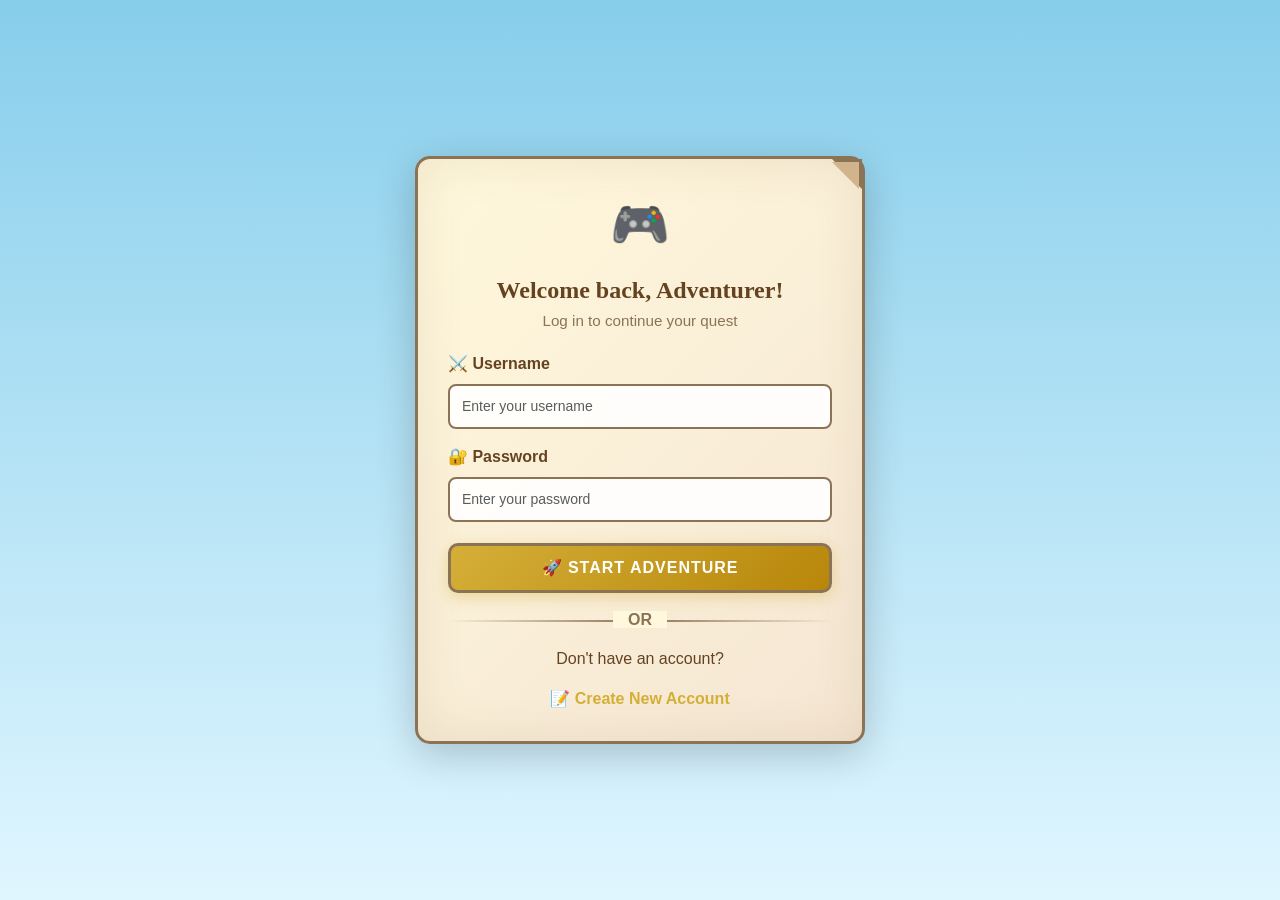
<file: frontend/index.html>
<!DOCTYPE html>
<html lang="en">
<head>
    <meta charset="UTF-8">
    <meta name="viewport" content="width=device-width, initial-scale=1.0">
    <title>Dashboard - English Quiz Adventure</title>
    
    <!-- Bootstrap CSS -->
    <link href="https://cdn.jsdelivr.net/npm/bootstrap@5.3.0/dist/css/bootstrap.min.css" rel="stylesheet">
    
    <!-- Custom CSS -->
    <link rel="stylesheet" href="css/style.css">
</head>
<body class="bg-light">
    
    <!-- Navigation Bar -->
    <nav class="navbar navbar-expand-lg navbar-dark bg-dark">
        <div class="container">
            <a class="navbar-brand" href="index.html">🎮 Quiz Adventure</a>
            <button class="navbar-toggler" type="button" data-bs-toggle="collapse" data-bs-target="#navbarNav">
                <span class="navbar-toggler-icon"></span>
            </button>
            <div class="collapse navbar-collapse" id="navbarNav">
                <ul class="navbar-nav ms-auto">
                    <li class="nav-item">
                        <a class="nav-link active" href="index.html">Dashboard</a>
                    </li>
                    <li class="nav-item">
                        <a class="nav-link" href="leaderboard.html">Leaderboard</a>
                    </li>
                    <li class="nav-item">
                        <a class="nav-link" href="#" id="logoutBtn">Logout</a>
                    </li>
                </ul>
            </div>
        </div>
    </nav>
    
    <div class="container mt-5">
        
        <!-- Welcome Section -->
        <div class="row mb-4">
            <div class="col-12">
                <div class="card shadow-lg">
                    <div class="card-body p-4">
                        <h1 class="display-5">Welcome, <span id="userName">Player</span>! 👋</h1>
                        <p class="lead text-muted">Ready for your next adventure?</p>
                        
                        <!-- User Stats -->
                        <div class="row mt-4">
                            <div class="col-md-4">
                                <div class="stat-box">
                                    <h3 class="text-primary" id="userLevel">1</h3>
                                    <p class="text-muted">Level</p>
                                </div>
                            </div>
                            <div class="col-md-4">
                                <div class="stat-box">
                                    <h3 class="text-success" id="userScore">0</h3>
                                    <p class="text-muted">Total Score</p>
                                </div>
                            </div>
                            <div class="col-md-4">
                                <div class="stat-box">
                                    <h3 class="text-warning">⭐</h3>
                                    <p class="text-muted">Rank: <span id="userRank">Beginner</span></p>
                                </div>
                            </div>
                        </div>
                    </div>
                </div>
            </div>
        </div>
        
        <!-- Available Quests -->
        <div class="row mb-4">
            <div class="col-12">
                <h2 class="mb-3">📚 Available Quests</h2>
            </div>
        </div>
        
        <div class="row" id="questsList">
            <!-- Quests will be loaded here dynamically -->
            <div class="col-12 text-center">
                <div class="spinner-border text-primary" role="status">
                    <span class="visually-hidden">Loading...</span>
                </div>
                <p class="mt-2 text-muted">Loading quests...</p>
            </div>
        </div>
        
    </div>
    
    <!-- Bootstrap JS -->
    <script src="https://cdn.jsdelivr.net/npm/bootstrap@5.3.0/dist/js/bootstrap.bundle.min.js"></script>
    
    <script>
        // Check if user is logged in
        const user = JSON.parse(localStorage.getItem('user'));
        
        if (!user) {
            // Redirect to login if not logged in
            window.location.href = 'login.html';
        } else {
            // Display user info
            document.getElementById('userName').textContent = user.username;
            document.getElementById('userLevel').textContent = user.level || 1;
            document.getElementById('userScore').textContent = user.points || 0;
        }
        
        // Logout handler
        document.getElementById('logoutBtn').addEventListener('click', (e) => {
            e.preventDefault();
            localStorage.removeItem('user');
            window.location.href = 'login.html';
        });
        
        // Load quests from backend
        async function loadQuests() {
            try {
                const response = await fetch('http://localhost:8080/quests');
                const quests = await response.json();
                
                const questsList = document.getElementById('questsList');
                questsList.innerHTML = '';
                
                if (quests.length === 0) {
                    questsList.innerHTML = `
                        <div class="col-12 text-center">
                            <p class="text-muted">No quests available yet.</p>
                        </div>
                    `;
                    return;
                }
                
                quests.forEach(quest => {
                    const difficultyColors = {
                        'Easy': 'success',
                        'Medium': 'warning',
                        'Hard': 'danger'
                    };
                    
                    const color = difficultyColors[quest.difficultyLevel] || 'primary';
                    
                    questsList.innerHTML += `
                        <div class="col-md-6 col-lg-4 mb-4">
                            <div class="card h-100 shadow hover-card">
                                <div class="card-body">
                                    <h5 class="card-title">${quest.questName}</h5>
                                    <p class="card-text">${quest.description}</p>
                                    
                                    <div class="mb-3">
                                        <span class="badge bg-${color}">${quest.difficultyLevel}</span>
                                        <span class="badge bg-info">${quest.learningFocus}</span>
                                    </div>
                                    
                                    <div class="d-flex justify-content-between align-items-center">
                                        <span class="text-muted">🏆 ${quest.rewardPoints} pts</span>
                                        <a href="quiz.html?questId=${quest.id}" class="btn btn-primary btn-sm">
                                            Start Quest
                                        </a>
                                    </div>
                                </div>
                            </div>
                        </div>
                    `;
                });
                
            } catch (error) {
                console.error('Error loading quests:', error);
                document.getElementById('questsList').innerHTML = `
                    <div class="col-12">
                        <div class="alert alert-danger">
                            Failed to load quests. Make sure the backend is running.
                        </div>
                    </div>
                `;
            }
        }
        
        // Load quests when page loads
        loadQuests();
    </script>
    
</body>
</html>
</file>
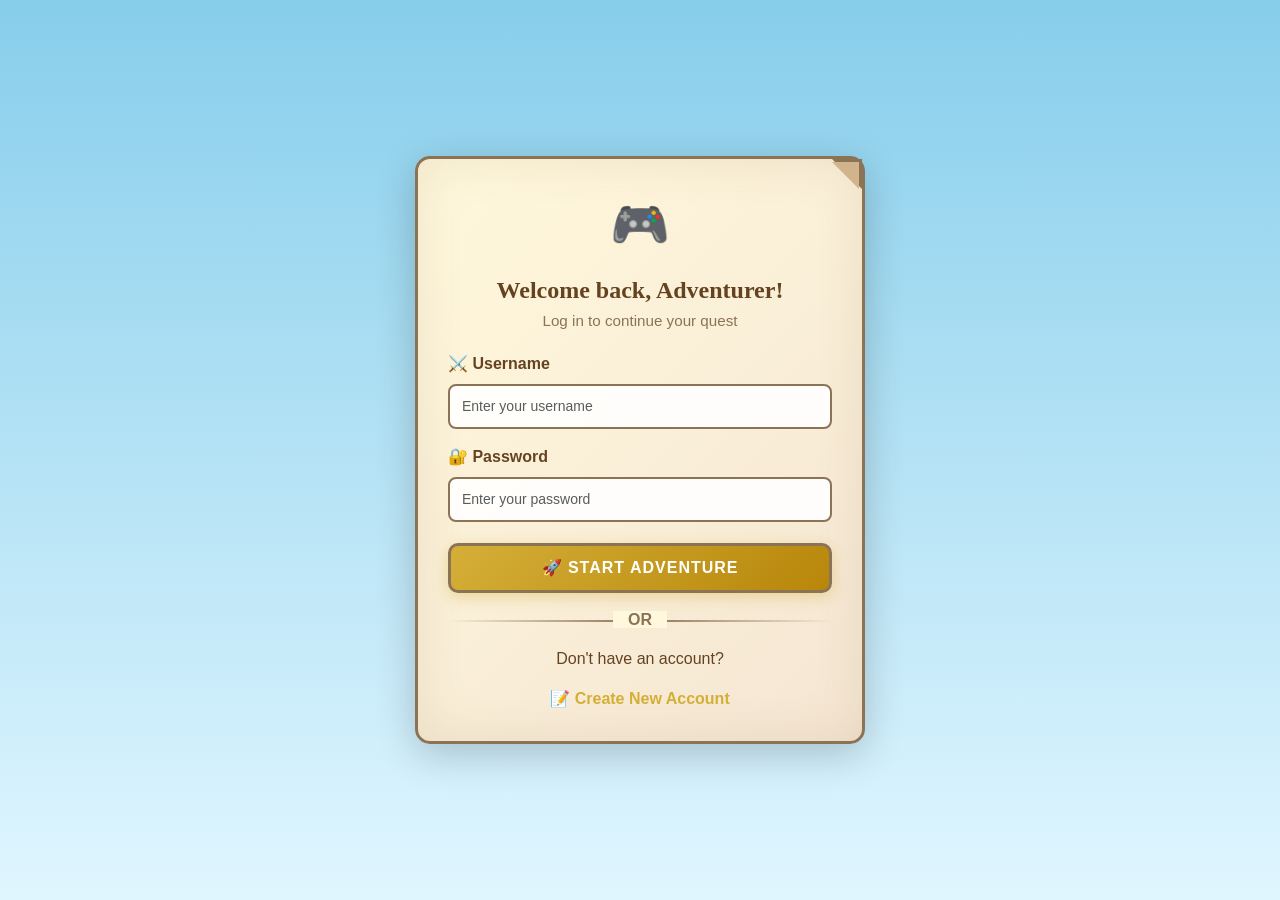
<file: frontend/src/main/resources/static/index.html>
<!DOCTYPE html>
<html lang="en">
<head>
    <meta charset="UTF-8">
    <meta name="viewport" content="width=device-width, initial-scale=1.0">
    <title>Dashboard - English Quiz Adventure</title>
    
    <!-- Bootstrap CSS -->
    <link href="https://cdn.jsdelivr.net/npm/bootstrap@5.3.0/dist/css/bootstrap.min.css" rel="stylesheet">
    
    <!-- Custom CSS -->
    <link rel="stylesheet" href="css/style.css">
</head>
<body class="bg-light">
    
    <!-- Navigation Bar -->
    <nav class="navbar navbar-expand-lg navbar-dark bg-dark">
        <div class="container">
            <a class="navbar-brand" href="index.html">🎮 Quiz Adventure</a>
            <button class="navbar-toggler" type="button" data-bs-toggle="collapse" data-bs-target="#navbarNav">
                <span class="navbar-toggler-icon"></span>
            </button>
            <div class="collapse navbar-collapse" id="navbarNav">
                <ul class="navbar-nav ms-auto">
                    <li class="nav-item">
                        <a class="nav-link active" href="index.html">Dashboard</a>
                    </li>
                    <li class="nav-item">
                        <a class="nav-link" href="leaderboard.html">Leaderboard</a>
                    </li>
                    <li class="nav-item">
                        <a class="nav-link" href="#" id="logoutBtn">Logout</a>
                    </li>
                </ul>
            </div>
        </div>
    </nav>
    
    <div class="container mt-5">
        
        <!-- Welcome Section -->
        <div class="row mb-4">
            <div class="col-12">
                <div class="card shadow-lg">
                    <div class="card-body p-4">
                        <h1 class="display-5">Welcome, <span id="userName">Player</span>! 👋</h1>
                        <p class="lead text-muted">Ready for your next adventure?</p>
                        
                        <!-- User Stats -->
                        <div class="row mt-4">
                            <div class="col-md-4">
                                <div class="stat-box">
                                    <h3 class="text-primary" id="userLevel">1</h3>
                                    <p class="text-muted">Level</p>
                                </div>
                            </div>
                            <div class="col-md-4">
                                <div class="stat-box">
                                    <h3 class="text-success" id="userScore">0</h3>
                                    <p class="text-muted">Total Score</p>
                                </div>
                            </div>
                            <div class="col-md-4">
                                <div class="stat-box">
                                    <h3 class="text-warning">⭐</h3>
                                    <p class="text-muted">Rank: <span id="userRank">Beginner</span></p>
                                </div>
                            </div>
                        </div>
                    </div>
                </div>
            </div>
        </div>
        
        <!-- Available Quests -->
        <div class="row mb-4">
            <div class="col-12">
                <h2 class="mb-3">📚 Available Quests</h2>
            </div>
        </div>
        
        <div class="row" id="questsList">
            <!-- Quests will be loaded here dynamically -->
            <div class="col-12 text-center">
                <div class="spinner-border text-primary" role="status">
                    <span class="visually-hidden">Loading...</span>
                </div>
                <p class="mt-2 text-muted">Loading quests...</p>
            </div>
        </div>
        
    </div>
    
    <!-- Bootstrap JS -->
   <script src="https://cdn.jsdelivr.net/npm/bootstrap@5.3.0/dist/js/bootstrap.bundle.min.js"></script>

<script src="js/app.js"></script>

<script>
        // Check if user is logged in
        const user = JSON.parse(localStorage.getItem('user'));
        
        if (!user) {
            // Redirect to login if not logged in
            window.location.href = 'login.html';
        } else {
            // Display user info
            document.getElementById('userName').textContent = user.username;
            document.getElementById('userLevel').textContent = user.level || 1;
            document.getElementById('userScore').textContent = user.points || 0;
        }
        
        // Logout handler
        document.getElementById('logoutBtn').addEventListener('click', (e) => {
            e.preventDefault();
            localStorage.removeItem('user');
            window.location.href = 'login.html';
        });
        
        // Load quests from backend
        async function loadQuests() {
            try {
                const quests = await getQuests();
                
                const questsList = document.getElementById('questsList');
                questsList.innerHTML = '';
                
                if (quests.length === 0) {
                    questsList.innerHTML = `
                        <div class="col-12 text-center">
                            <p class="text-muted">No quests available yet.</p>
                        </div>
                    `;
                    return;
                }
                
                quests.forEach(quest => {
                    const difficultyColors = {
                        'Easy': 'success',
                        'Medium': 'warning',
                        'Hard': 'danger'
                    };
                    
                    const color = difficultyColors[quest.difficultyLevel] || 'primary';
                    
                    questsList.innerHTML += `
                        <div class="col-md-6 col-lg-4 mb-4">
                            <div class="card h-100 shadow hover-card">
                                <div class="card-body">
                                    <h5 class="card-title">${quest.questName}</h5>
                                    <p class="card-text">${quest.description}</p>
                                    
                                    <div class="mb-3">
                                        <span class="badge bg-${color}">${quest.difficultyLevel}</span>
                                        <span class="badge bg-info">${quest.learningFocus}</span>
                                    </div>
                                    
                                    <div class="d-flex justify-content-between align-items-center">
                                        <span class="text-muted">🏆 ${quest.rewardPoints} pts</span>
                                        <a href="quiz.html?questId=${quest.id}" class="btn btn-primary btn-sm">
                                            Start Quest
                                        </a>
                                    </div>
                                </div>
                            </div>
                        </div>
                    `;
                });
                
            } catch (error) {
                console.error('Error loading quests:', error);
                document.getElementById('questsList').innerHTML = `
                    <div class="col-12">
                        <div class="alert alert-danger">
                            Failed to load quests. Make sure the backend is running.
                        </div>
                    </div>
                `;
            }
        }
        
        // Load quests when page loads
        loadQuests();
    </script>
    
</body>
</html>
</file>
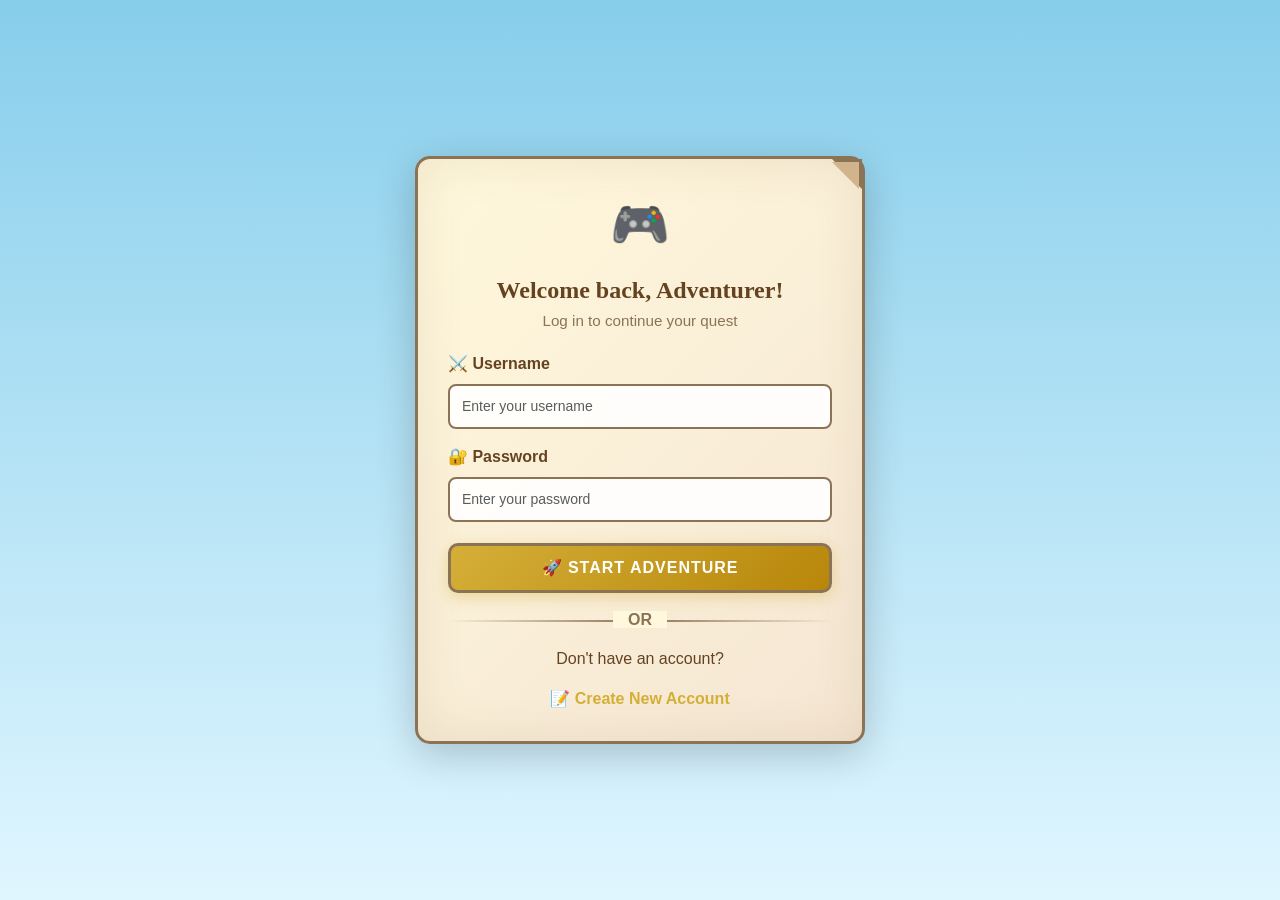
<file: frontend/leaderboard.html>
<!DOCTYPE html>
<html lang="en">
<head>
    <meta charset="UTF-8">
    <meta name="viewport" content="width=device-width, initial-scale=1.0">
    <title>Leaderboard - English Quiz Adventure</title>
    
    <!-- Bootstrap CSS -->
    <link href="https://cdn.jsdelivr.net/npm/bootstrap@5.3.0/dist/css/bootstrap.min.css" rel="stylesheet">
    
    <!-- Custom CSS -->
    <link rel="stylesheet" href="css/style.css">
</head>
<body class="bg-light">
    
    <!-- Navigation Bar -->
    <nav class="navbar navbar-expand-lg navbar-dark bg-dark">
        <div class="container">
            <a class="navbar-brand" href="index.html">🎮 Quiz Adventure</a>
            <button class="navbar-toggler" type="button" data-bs-toggle="collapse" data-bs-target="#navbarNav">
                <span class="navbar-toggler-icon"></span>
            </button>
            <div class="collapse navbar-collapse" id="navbarNav">
                <ul class="navbar-nav ms-auto">
                    <li class="nav-item">
                        <a class="nav-link" href="index.html">Dashboard</a>
                    </li>
                    <li class="nav-item">
                        <a class="nav-link active" href="leaderboard.html">Leaderboard</a>
                    </li>
                    <li class="nav-item">
                        <a class="nav-link" href="#" id="logoutBtn">Logout</a>
                    </li>
                </ul>
            </div>
        </div>
    </nav>
    
    <div class="container mt-5">
        
        <!-- Header -->
        <div class="row mb-4">
            <div class="col-12 text-center">
                <h1 class="display-4">🏆 Leaderboard</h1>
                <p class="lead text-muted">Top Players</p>
            </div>
        </div>
        
        <!-- Top 3 Players -->
        <div class="row mb-5" id="topThree">
            <!-- Will be populated dynamically -->
        </div>
        
        <!-- Full Leaderboard Table -->
        <div class="row">
            <div class="col-12">
                <div class="card shadow-lg leaderboard-table">
                    <div class="card-body p-0">
                        <div class="table-responsive">
                            <table class="table table-hover mb-0">
                                <thead class="table-dark">
                                    <tr>
                                        <th width="80">Rank</th>
                                        <th>Player</th>
                                        <th>Level</th>
                                        <th width="120" class="text-end">Score</th>
                                    </tr>
                                </thead>
                                <tbody id="leaderboardBody">
                                    <tr>
                                        <td colspan="4" class="text-center py-5">
                                            <div class="spinner-border text-primary" role="status">
                                                <span class="visually-hidden">Loading...</span>
                                            </div>
                                            <p class="mt-2 text-muted">Loading leaderboard...</p>
                                        </td>
                                    </tr>
                                </tbody>
                            </table>
                        </div>
                    </div>
                </div>
            </div>
        </div>
        
    </div>
    
    <!-- Bootstrap JS -->
    <script src="https://cdn.jsdelivr.net/npm/bootstrap@5.3.0/dist/js/bootstrap.bundle.min.js"></script>
    
    <script>
        // Check if user is logged in
        const currentUser = JSON.parse(localStorage.getItem('user'));
        
        if (!currentUser) {
            window.location.href = 'login.html';
        }
        
        // Logout handler
        document.getElementById('logoutBtn').addEventListener('click', (e) => {
            e.preventDefault();
            localStorage.removeItem('user');
            window.location.href = 'login.html';
        });
        
        // Load leaderboard
        async function loadLeaderboard() {
            try {
                const response = await fetch('http://localhost:8080/users');
                let users = await response.json();
                
                // Sort by totalScore descending
                users.sort((a, b) => b.totalScore - a.totalScore);
                
                // Display top 3
                displayTopThree(users.slice(0, 3));
                
                // Display full leaderboard
                displayLeaderboard(users);
                
            } catch (error) {
                console.error('Error loading leaderboard:', error);
                document.getElementById('leaderboardBody').innerHTML = `
                    <tr>
                        <td colspan="4" class="text-center py-4">
                            <div class="alert alert-danger mb-0">
                                Failed to load leaderboard. Make sure backend is running.
                            </div>
                        </td>
                    </tr>
                `;
            }
        }
        
        // Display top 3 players
        function displayTopThree(topUsers) {
            const topThree = document.getElementById('topThree');
            topThree.innerHTML = '';
            
            if (topUsers.length === 0) return;
            
            const medals = ['🥇', '🥈', '🥉'];
            const colors = ['warning', 'secondary', 'danger'];
            
            // Reorder to show 2nd, 1st, 3rd (podium style)
            const podiumOrder = topUsers.length >= 2 ? [topUsers[1], topUsers[0], topUsers[2]] : topUsers;
            
            podiumOrder.forEach((user, index) => {
                if (!user) return;
                
                const actualRank = topUsers.indexOf(user);
                const medal = medals[actualRank];
                const color = colors[actualRank];
                
                topThree.innerHTML += `
                    <div class="col-md-4 mb-3">
                        <div class="card shadow-lg text-center h-100 border-${color}">
                            <div class="card-body">
                                <div class="display-1 mb-3">${medal}</div>
                                <h4 class="card-title">${user.username}</h4>
                                <p class="text-muted">Level ${user.level || 1}</p>
                                <h2 class="text-${color}">${user.totalScore}</h2>
                                <p class="text-muted">points</p>
                            </div>
                        </div>
                    </div>
                `;
            });
        }
        
        // Display full leaderboard
        function displayLeaderboard(users) {
            const tbody = document.getElementById('leaderboardBody');
            tbody.innerHTML = '';
            
            if (users.length === 0) {
                tbody.innerHTML = `
                    <tr>
                        <td colspan="4" class="text-center py-4 text-muted">
                            No players yet. Be the first!
                        </td>
                    </tr>
                `;
                return;
            }
            
            users.forEach((user, index) => {
                const rank = index + 1;
                const isCurrentUser = currentUser && user.id === currentUser.id;
                
                // Determine rank badge class
                let rankClass = 'rank-other';
                if (rank === 1) rankClass = 'rank-1';
                else if (rank === 2) rankClass = 'rank-2';
                else if (rank === 3) rankClass = 'rank-3';
                
                tbody.innerHTML += `
                    <tr ${isCurrentUser ? 'class="table-active"' : ''}>
                        <td>
                            <span class="rank-badge ${rankClass}">${rank}</span>
                        </td>
                        <td>
                            <strong>${user.username}</strong>
                            ${isCurrentUser ? '<span class="badge bg-primary ms-2">You</span>' : ''}
                        </td>
                        <td>
                            <span class="badge bg-info">Level ${user.level || 1}</span>
                        </td>
                        <td class="text-end">
                            <strong>${user.totalScore}</strong>
                        </td>
                    </tr>
                `;
            });
        }
        
        // Load leaderboard when page loads
        loadLeaderboard();
        
        // Refresh every 30 seconds
        setInterval(loadLeaderboard, 30000);
    </script>
    
</body>
</html>
</file>
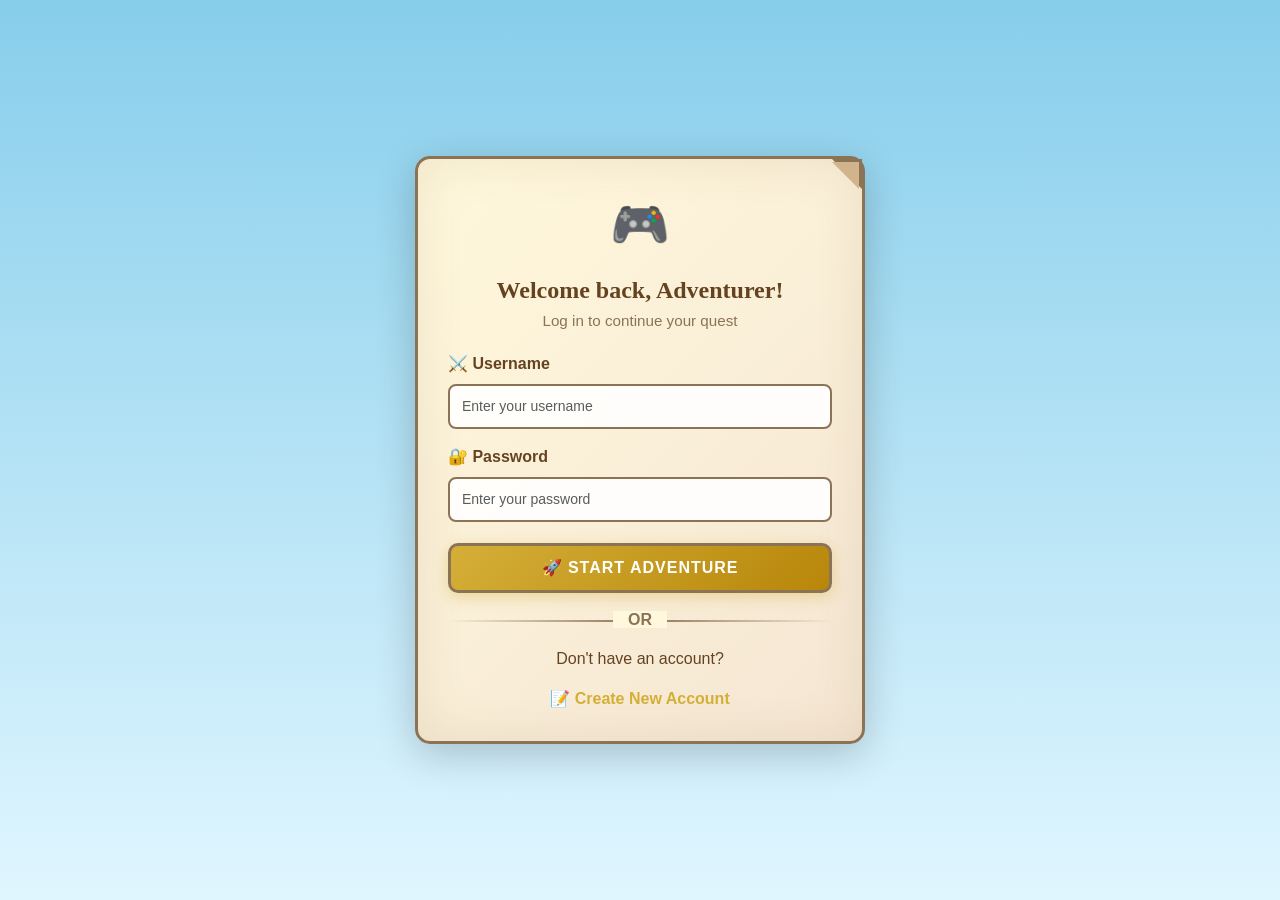
<file: frontend/login.html>
<!DOCTYPE html>
<html lang="en">
<head>
    <meta charset="UTF-8">
    <meta name="viewport" content="width=device-width, initial-scale=1.0">
    <title>Login - English Quiz Adventure</title>
    
    <!-- Bootstrap CSS -->
    <link href="https://cdn.jsdelivr.net/npm/bootstrap@5.3.0/dist/css/bootstrap.min.css" rel="stylesheet">
    
    <style>
        * {
            margin: 0;
            padding: 0;
            box-sizing: border-box;
        }

        body {
            font-family: 'Segoe UI', Tahoma, Geneva, Verdana, sans-serif;
            background: linear-gradient(180deg, #87CEEB 0%, #E0F6FF 100%);
            min-height: 100vh;
            display: flex;
            align-items: center;
            justify-content: center;
            position: relative;
            overflow: hidden;
        }

        /* Animated Clouds */
        .cloud {
            position: absolute;
            background: white;
            border-radius: 100px;
            opacity: 0.8;
            animation: float 20s infinite linear;
        }

        .cloud::before,
        .cloud::after {
            content: '';
            position: absolute;
            background: white;
            border-radius: 100px;
        }

        .cloud1 {
            width: 100px;
            height: 40px;
            top: 10%;
            left: -100px;
            animation-duration: 25s;
        }

        .cloud1::before {
            width: 50px;
            height: 50px;
            top: -25px;
            left: 10px;
        }

        .cloud1::after {
            width: 60px;
            height: 40px;
            top: -15px;
            right: 10px;
        }

        .cloud2 {
            width: 120px;
            height: 50px;
            top: 25%;
            left: -120px;
            animation-duration: 30s;
            animation-delay: 5s;
        }

        .cloud2::before {
            width: 60px;
            height: 60px;
            top: -30px;
            left: 15px;
        }

        .cloud2::after {
            width: 70px;
            height: 50px;
            top: -20px;
            right: 15px;
        }

        .cloud3 {
            width: 80px;
            height: 35px;
            top: 60%;
            left: -80px;
            animation-duration: 22s;
            animation-delay: 10s;
        }

        .cloud3::before {
            width: 45px;
            height: 45px;
            top: -20px;
            left: 8px;
        }

        .cloud3::after {
            width: 50px;
            height: 35px;
            top: -12px;
            right: 8px;
        }

        @keyframes float {
            0% {
                left: -150px;
            }
            100% {
                left: 110%;
            }
        }

        /* Login Card - Parchment Style */
        .login-container {
            position: relative;
            z-index: 10;
            width: 90%;
            max-width: 450px;
        }

        .login-card {
            background: linear-gradient(135deg, #FFF8DC 0%, #F5E6D3 100%);
            border-radius: 15px;
            padding: 30px 30px;
            box-shadow: 
                0 10px 40px rgba(0, 0, 0, 0.2),
                inset 0 0 50px rgba(101, 67, 33, 0.1);
            border: 3px solid #8B7355;
            position: relative;
        }

        /* Paper corners effect */
        .login-card::before {
            content: '';
            position: absolute;
            top: 0;
            right: 0;
            width: 0;
            height: 0;
            border-style: solid;
            border-width: 0 30px 30px 0;
            border-color: transparent #8B7355 transparent transparent;
        }

        .login-card::after {
            content: '';
            position: absolute;
            top: 3px;
            right: 3px;
            width: 0;
            height: 0;
            border-style: solid;
            border-width: 0 27px 27px 0;
            border-color: transparent #D2B48C transparent transparent;
        }

        .login-title {
            font-size: 1.5rem;
            font-weight: bold;
            color: #654321;
            margin-bottom: 5px;
            text-align: center;
            font-family: 'Georgia', serif;
        }

        .login-subtitle {
            color: #8B7355;
            text-align: center;
            margin-bottom: 20px;
            font-size: 0.95rem;
        }

        .form-label {
            color: #654321;
            font-weight: 600;
            margin-bottom: 8px;
        }

        .form-control {
            background: rgba(255, 255, 255, 0.9);
            border: 2px solid #8B7355;
            border-radius: 8px;
            padding: 10px 12px;
            color: #654321;
            font-size: 14px;
            transition: all 0.3s ease;
        }

        .form-control:focus {
            background: white;
            border-color: #D4AF37;
            box-shadow: 0 0 0 0.25rem rgba(212, 175, 55, 0.25);
            outline: none;
        }

        .btn-adventure {
            background: linear-gradient(135deg, #D4AF37 0%, #B8860B 100%);
            border: 3px solid #8B7355;
            color: white;
            padding: 10px;
            font-size: 16px;
            font-weight: bold;
            border-radius: 10px;
            width: 100%;
            margin-top: 5px;
            transition: all 0.3s ease;
            text-transform: uppercase;
            letter-spacing: 1px;
            box-shadow: 0 4px 15px rgba(212, 175, 55, 0.4);
        }

        .btn-adventure:hover {
            background: linear-gradient(135deg, #FFD700 0%, #D4AF37 100%);
            transform: translateY(-2px);
            box-shadow: 0 6px 20px rgba(212, 175, 55, 0.6);
        }

        .btn-adventure:active {
            transform: translateY(0);
        }

        .divider {
            text-align: center;
            margin: 15px 0;
            position: relative;
        }

        .divider::before {
            content: '';
            position: absolute;
            top: 50%;
            left: 0;
            right: 0;
            height: 2px;
            background: linear-gradient(to right, transparent, #8B7355, transparent);
        }

        .divider span {
            background: #FFF8DC;
            padding: 0 15px;
            position: relative;
            color: #8B7355;
            font-weight: 600;
        }

        .signup-link {
            text-align: center;
            margin-top: 10px;
            color: #654321;
        }

        .signup-link a {
            color: #D4AF37;
            text-decoration: none;
            font-weight: bold;
            transition: color 0.3s ease;
        }

        .signup-link a:hover {
            color: #FFD700;
            text-decoration: underline;
        }

        .alert {
            border-radius: 10px;
            border: 2px solid;
            font-weight: 500;
        }

        .alert-danger {
            background: #FFE4E4;
            border-color: #DC3545;
            color: #721C24;
        }

        .alert-success {
            background: #D4EDDA;
            border-color: #28A745;
            color: #155724;
        }

        /* Adventure Icon */
        .adventure-icon {
            text-align: center;
            font-size: 3rem;
            margin-bottom: 15px;
            animation: bounce 2s infinite;
        }

        @keyframes bounce {
            0%, 100% {
                transform: translateY(0);
            }
            50% {
                transform: translateY(-10px);
            }
        }

        /* Responsive */
        @media (max-width: 576px) {
            .login-card {
                padding: 40px 25px;
            }
            
            .login-title {
                font-size: 1.75rem;
            }
        }
    </style>
</head>
<body>
    
    <!-- Animated Clouds -->
    <div class="cloud cloud1"></div>
    <div class="cloud cloud2"></div>
    <div class="cloud cloud3"></div>
    
    <div class="login-container">
        <div class="login-card">
            
            <!-- Adventure Icon -->
            <div class="adventure-icon">🎮</div>
            
            <!-- Title -->
            <h1 class="login-title">Welcome back, Adventurer!</h1>
            <p class="login-subtitle">Log in to continue your quest</p>
            
            <!-- Alert (hidden by default) -->
            <div id="alertBox" class="alert alert-danger d-none" role="alert">
                Invalid credentials
            </div>
            
            <!-- Login Form -->
            <form id="loginForm">
                <div class="mb-3">
                    <label for="username" class="form-label">⚔️ Username</label>
                    <input type="text" class="form-control" id="username" 
                           placeholder="Enter your username" required>
                </div>
                
                <div class="mb-3">
                    <label for="password" class="form-label">🔐 Password</label>
                    <input type="password" class="form-control" id="password" 
                           placeholder="Enter your password" required>
                </div>
                
                <button type="submit" class="btn-adventure">
                    🚀 Start Adventure
                </button>
            </form>
            
            <!-- Divider -->
            <div class="divider">
                <span>OR</span>
            </div>
            
            <!-- Sign Up Link -->
            <div class="signup-link">
                <p>Don't have an account?</p>
                <a href="register.html">📝 Create New Account</a>
            </div>
            
        </div>
    </div>
    
    <!-- Bootstrap JS -->
    <script src="https://cdn.jsdelivr.net/npm/bootstrap@5.3.0/dist/js/bootstrap.bundle.min.js"></script>
    
    <script>
        // Login Form Handler
        document.getElementById('loginForm').addEventListener('submit', async (e) => {
            e.preventDefault();
            
            const username = document.getElementById('username').value;
            const password = document.getElementById('password').value;
            const alertBox = document.getElementById('alertBox');
            
            try {
                // Call your backend API
                const response = await fetch('http://localhost:8080/auth/login', {
                    method: 'POST',
                    headers: {
                        'Content-Type': 'application/json',
                    },
                    body: JSON.stringify({ username, password })
                });
                
                const data = await response.json();
                
                if (data.success) {
                    // Save user data
                    localStorage.setItem('user', JSON.stringify(data.user));
                    
                    // Show success and redirect
                    alertBox.className = 'alert alert-success';
                    alertBox.innerHTML = '✅ Login successful! Starting your adventure...';
                    alertBox.classList.remove('d-none');
                    
                    setTimeout(() => {
                        window.location.href = 'index.html';
                    }, 1000);
                } else {
                    // Show error
                    alertBox.className = 'alert alert-danger';
                    alertBox.innerHTML = '❌ ' + data.message;
                    alertBox.classList.remove('d-none');
                }
            } catch (error) {
                console.error('Error:', error);
                alertBox.className = 'alert alert-danger';
                alertBox.innerHTML = '⚠️ Connection error. Backend is not running on port 8080.';
                alertBox.classList.remove('d-none');
            }
        });
    </script>
    
</body>
</html>
</file>
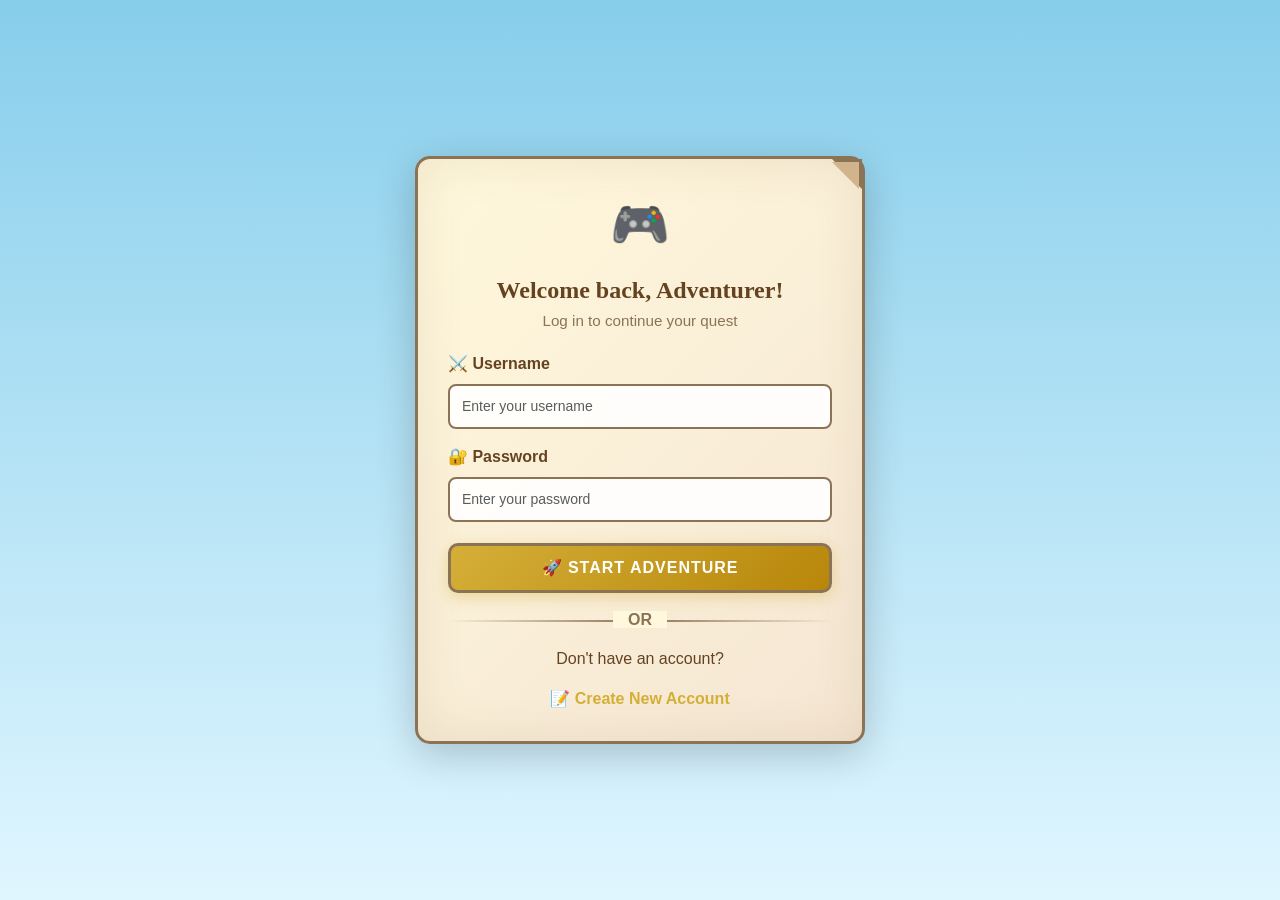
<file: frontend/quiz.html>
<!DOCTYPE html>
<html lang="en">
<head>
    <meta charset="UTF-8">
    <meta name="viewport" content="width=device-width, initial-scale=1.0">
    <title>Quiz - English Quiz Adventure</title>
    
    <!-- Bootstrap CSS -->
    <link href="https://cdn.jsdelivr.net/npm/bootstrap@5.3.0/dist/css/bootstrap.min.css" rel="stylesheet">
    
    <!-- Custom CSS -->
    <link rel="stylesheet" href="css/style.css">
</head>
<body class="bg-light">
    
    <!-- Navigation Bar -->
    <nav class="navbar navbar-expand-lg navbar-dark bg-dark">
        <div class="container">
            <a class="navbar-brand" href="index.html">🎮 Quiz Adventure</a>
        </div>
    </nav>
    
    <div class="container mt-5">
        
        <!-- Quiz Container -->
        <div class="row justify-content-center">
            <div class="col-lg-8">
                
                <!-- Progress Bar -->
                <div class="card shadow-lg mb-4">
                    <div class="card-body">
                        <div class="d-flex justify-content-between mb-2">
                            <span>Question <span id="currentQuestion">1</span> of <span id="totalQuestions">10</span></span>
                            <span>Score: <span id="currentScore">0</span></span>
                        </div>
                        <div class="progress" style="height: 10px;">
                            <div class="progress-bar" id="progressBar" role="progressbar" style="width: 0%"></div>
                        </div>
                    </div>
                </div>
                
                <!-- Question Card -->
                <div class="card shadow-lg question-card" id="questionCard">
                    <div class="card-body p-5">
                        
                        <!-- Question Text -->
                        <h3 class="mb-4" id="questionText">Loading question...</h3>
                        
                        <!-- Answer Options -->
                        <div id="optionsContainer">
                            <!-- Options will be loaded here -->
                        </div>
                        
                        <!-- Feedback Message -->
                        <div id="feedbackBox" class="alert d-none mt-4" role="alert"></div>
                        
                        <!-- Next Button -->
                        <button id="nextBtn" class="btn btn-primary w-100 mt-3 d-none">
                            Next Question →
                        </button>
                        
                    </div>
                </div>
                
                <!-- Results Card (hidden initially) -->
                <div class="card shadow-lg d-none" id="resultsCard">
                    <div class="card-body p-5 text-center">
                        <h1 class="display-1">🎉</h1>
                        <h2 class="mb-4">Quiz Complete!</h2>
                        
                        <div class="row">
                            <div class="col-md-6">
                                <h3 class="text-primary" id="finalScore">0</h3>
                                <p class="text-muted">Final Score</p>
                            </div>
                            <div class="col-md-6">
                                <h3 class="text-success" id="correctAnswers">0</h3>
                                <p class="text-muted">Correct Answers</p>
                            </div>
                        </div>
                        
                        <div class="mt-4">
                            <a href="index.html" class="btn btn-primary me-2">Back to Dashboard</a>
                            <a href="leaderboard.html" class="btn btn-outline-secondary">View Leaderboard</a>
                        </div>
                    </div>
                </div>
                
            </div>
        </div>
        
    </div>
    
    <!-- Bootstrap JS -->
    <script src="https://cdn.jsdelivr.net/npm/bootstrap@5.3.0/dist/js/bootstrap.bundle.min.js"></script>
    
    <script>
        // Check if user is logged in
        const user = JSON.parse(localStorage.getItem('user'));
        if (!user) {
            window.location.href = 'login.html';
        }
        
        // Get quest ID from URL
        const urlParams = new URLSearchParams(window.location.search);
        const questId = urlParams.get('questId');
        
        if (!questId) {
            alert('No quest selected!');
            window.location.href = 'index.html';
        }
        
        // Quiz state
        let questions = [];
        let currentQuestionIndex = 0;
        let score = 0;
        let correctCount = 0;
        
        // Load quiz questions
        async function loadQuiz() {
            try {
                // Get quizzes for this quest
                const response = await fetch(`http://localhost:8080/quests/${questId}/quizzes`);
                const quizzes = await response.json();
                
                if (quizzes.length === 0) {
                    alert('No quizzes available for this quest!');
                    window.location.href = 'index.html';
                    return;
                }
                
                // Get first quiz
                const quizId = quizzes[0].id;
                
                // Get questions for this quiz
                const questionsResponse = await fetch(`http://localhost:8080/questions`);
                const allQuestions = await questionsResponse.json();
                
                // Filter questions for this quiz
                questions = allQuestions.filter(q => q.quiz && q.quiz.id === quizId);
                
                if (questions.length === 0) {
                    alert('No questions available!');
                    window.location.href = 'index.html';
                    return;
                }
                
                document.getElementById('totalQuestions').textContent = questions.length;
                displayQuestion();
                
            } catch (error) {
                console.error('Error loading quiz:', error);
                alert('Failed to load quiz. Make sure backend is running.');
                window.location.href = 'index.html';
            }
        }
        
        // Display current question
        function displayQuestion() {
            if (currentQuestionIndex >= questions.length) {
                showResults();
                return;
            }
            
            const question = questions[currentQuestionIndex];
            
            // Update progress
            document.getElementById('currentQuestion').textContent = currentQuestionIndex + 1;
            const progress = ((currentQuestionIndex + 1) / questions.length) * 100;
            document.getElementById('progressBar').style.width = progress + '%';
            
            // Display question
            document.getElementById('questionText').textContent = question.questionText || question.text;
            
            // Create answer options (A, B, C, D)
            const options = ['A', 'B', 'C', 'D'];
            const optionsContainer = document.getElementById('optionsContainer');
            optionsContainer.innerHTML = '';
            
            options.forEach(option => {
                const optionKey = `option${option}`;
                if (question[optionKey]) {
                    const button = document.createElement('button');
                    button.className = 'option-btn';
                    button.innerHTML = `<strong>${option}.</strong> ${question[optionKey]}`;
                    button.onclick = () => checkAnswer(option, question.correctAnswer);
                    optionsContainer.appendChild(button);
                }
            });
            
            // Hide feedback and next button
            document.getElementById('feedbackBox').classList.add('d-none');
            document.getElementById('nextBtn').classList.add('d-none');
        }
        
        // Check answer
        function checkAnswer(selectedOption, correctAnswer) {
            const feedbackBox = document.getElementById('feedbackBox');
            const optionButtons = document.querySelectorAll('.option-btn');
            
            // Disable all buttons
            optionButtons.forEach(btn => btn.disabled = true);
            
            // Check if correct
            const isCorrect = selectedOption === correctAnswer.toUpperCase() || 
                              questions[currentQuestionIndex][`option${selectedOption}`] === correctAnswer;
            
            if (isCorrect) {
                score += 10;
                correctCount++;
                feedbackBox.className = 'alert alert-success mt-4';
                feedbackBox.innerHTML = '<strong>✓ Correct!</strong> Well done!';
                
                // Highlight correct answer
                optionButtons.forEach(btn => {
                    if (btn.innerHTML.includes(`<strong>${selectedOption}</strong>`)) {
                        btn.classList.add('correct');
                    }
                });
            } else {
                feedbackBox.className = 'alert alert-danger mt-4';
                feedbackBox.innerHTML = `<strong>✗ Incorrect!</strong> The correct answer was <strong>${correctAnswer}</strong>`;
                
                // Highlight wrong answer
                optionButtons.forEach(btn => {
                    if (btn.innerHTML.includes(`<strong>${selectedOption}</strong>`)) {
                        btn.classList.add('incorrect');
                    }
                    if (btn.innerHTML.includes(`<strong>${correctAnswer}</strong>`)) {
                        btn.classList.add('correct');
                    }
                });
            }
            
            // Update score display
            document.getElementById('currentScore').textContent = score;
            
            // Show feedback and next button
            feedbackBox.classList.remove('d-none');
            document.getElementById('nextBtn').classList.remove('d-none');
        }
        
        // Next question handler
        document.getElementById('nextBtn').addEventListener('click', () => {
            currentQuestionIndex++;
            displayQuestion();
        });
        
        // Show results
        function showResults() {
            document.getElementById('questionCard').classList.add('d-none');
            document.getElementById('resultsCard').classList.remove('d-none');
            
            document.getElementById('finalScore').textContent = score;
            document.getElementById('correctAnswers').textContent = `${correctCount} / ${questions.length}`;
            
            // TODO: Save score to backend
            // This would call your backend API to save the quiz attempt
        }
        
        // Load quiz when page loads
        loadQuiz();
    </script>
    
</body>
</html>
</file>
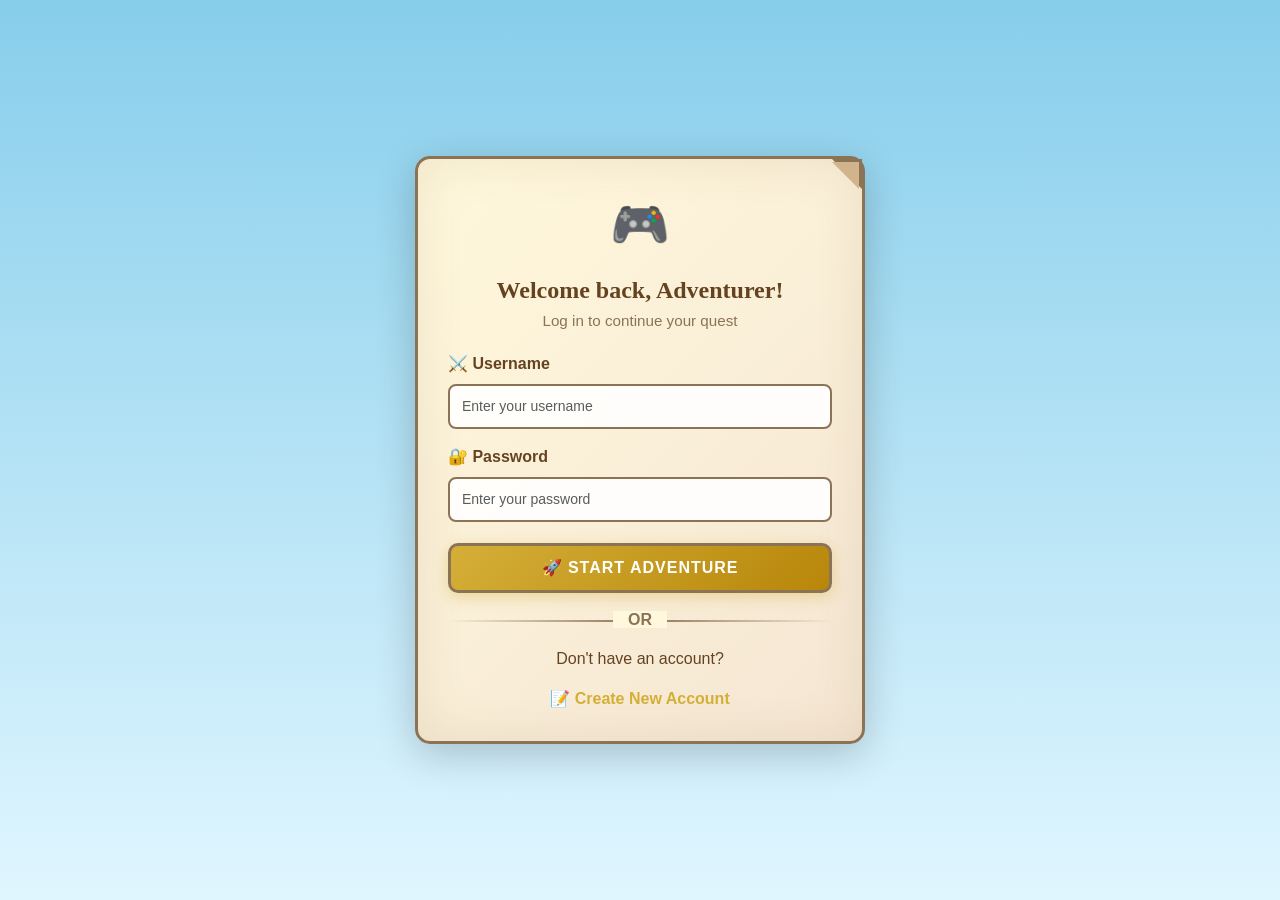
<file: frontend/src/main/resources/static/leaderboard.html>
<!DOCTYPE html>
<html lang="en">
<head>
    <meta charset="UTF-8">
    <meta name="viewport" content="width=device-width, initial-scale=1.0">
    <title>Leaderboard - English Quiz Adventure</title>
    
    <!-- Bootstrap CSS -->
    <link href="https://cdn.jsdelivr.net/npm/bootstrap@5.3.0/dist/css/bootstrap.min.css" rel="stylesheet">
    
    <!-- Custom CSS -->
    <link rel="stylesheet" href="css/style.css">
</head>
<body class="bg-light">
    
    <!-- Navigation Bar -->
    <nav class="navbar navbar-expand-lg navbar-dark bg-dark">
        <div class="container">
            <a class="navbar-brand" href="index.html">🎮 Quiz Adventure</a>
            <button class="navbar-toggler" type="button" data-bs-toggle="collapse" data-bs-target="#navbarNav">
                <span class="navbar-toggler-icon"></span>
            </button>
            <div class="collapse navbar-collapse" id="navbarNav">
                <ul class="navbar-nav ms-auto">
                    <li class="nav-item">
                        <a class="nav-link" href="index.html">Dashboard</a>
                    </li>
                    <li class="nav-item">
                        <a class="nav-link active" href="leaderboard.html">Leaderboard</a>
                    </li>
                    <li class="nav-item">
                        <a class="nav-link" href="#" id="logoutBtn">Logout</a>
                    </li>
                </ul>
            </div>
        </div>
    </nav>
    
    <div class="container mt-5">
        
        <!-- Header -->
        <div class="row mb-4">
            <div class="col-12 text-center">
                <h1 class="display-4">🏆 Leaderboard</h1>
                <p class="lead text-muted">Top Players</p>
            </div>
        </div>
        
        <!-- Top 3 Players -->
        <div class="row mb-5" id="topThree">
            <!-- Will be populated dynamically -->
        </div>
        
        <!-- Full Leaderboard Table -->
        <div class="row">
            <div class="col-12">
                <div class="card shadow-lg leaderboard-table">
                    <div class="card-body p-0">
                        <div class="table-responsive">
                            <table class="table table-hover mb-0">
                                <thead class="table-dark">
                                    <tr>
                                        <th width="80">Rank</th>
                                        <th>Player</th>
                                        <th>Level</th>
                                        <th width="120" class="text-end">Score</th>
                                    </tr>
                                </thead>
                                <tbody id="leaderboardBody">
                                    <tr>
                                        <td colspan="4" class="text-center py-5">
                                            <div class="spinner-border text-primary" role="status">
                                                <span class="visually-hidden">Loading...</span>
                                            </div>
                                            <p class="mt-2 text-muted">Loading leaderboard...</p>
                                        </td>
                                    </tr>
                                </tbody>
                            </table>
                        </div>
                    </div>
                </div>
            </div>
        </div>
        
    </div>
    
    <!-- Bootstrap JS -->
   <script src="https://cdn.jsdelivr.net/npm/bootstrap@5.3.0/dist/js/bootstrap.bundle.min.js"></script>

<script src="js/app.js"></script>

<script>
        // Check if user is logged in
        const currentUser = JSON.parse(localStorage.getItem('user'));
        
        if (!currentUser) {
            window.location.href = 'login.html';
        }
        
        // Logout handler
        document.getElementById('logoutBtn').addEventListener('click', (e) => {
            e.preventDefault();
            localStorage.removeItem('user');
            window.location.href = 'login.html';
        });
        
        // Load leaderboard
        async function loadLeaderboard() {
            try {
                let users = await getLeaderboard();
                // Display top 3
                displayTopThree(users.slice(0, 3));
                
                // Display full leaderboard
                displayLeaderboard(users);
                
            } catch (error) {
                console.error('Error loading leaderboard:', error);
                document.getElementById('leaderboardBody').innerHTML = `
                    <tr>
                        <td colspan="4" class="text-center py-4">
                            <div class="alert alert-danger mb-0">
                                Failed to load leaderboard. Make sure backend is running.
                            </div>
                        </td>
                    </tr>
                `;
            }
        }
        
        // Display top 3 players
        function displayTopThree(topUsers) {
            const topThree = document.getElementById('topThree');
            topThree.innerHTML = '';
            
            if (topUsers.length === 0) return;
            
            const medals = ['🥇', '🥈', '🥉'];
            const colors = ['warning', 'secondary', 'danger'];
            
            // Reorder to show 2nd, 1st, 3rd (podium style)
            const podiumOrder = topUsers.length >= 2 ? [topUsers[1], topUsers[0], topUsers[2]] : topUsers;
            
            podiumOrder.forEach((user, index) => {
                if (!user) return;
                
                const actualRank = topUsers.indexOf(user);
                const medal = medals[actualRank];
                const color = colors[actualRank];
                
                topThree.innerHTML += `
                    <div class="col-md-4 mb-3">
                        <div class="card shadow-lg text-center h-100 border-${color}">
                            <div class="card-body">
                                <div class="display-1 mb-3">${medal}</div>
                                <h4 class="card-title">${user.username}</h4>
                                <p class="text-muted">Level ${user.level || 1}</p>
                                <h2 class="text-${color}">${user.totalScore}</h2>
                                <p class="text-muted">points</p>
                            </div>
                        </div>
                    </div>
                `;
            });
        }
        
        // Display full leaderboard
        function displayLeaderboard(users) {
            const tbody = document.getElementById('leaderboardBody');
            tbody.innerHTML = '';
            
            if (users.length === 0) {
                tbody.innerHTML = `
                    <tr>
                        <td colspan="4" class="text-center py-4 text-muted">
                            No players yet. Be the first!
                        </td>
                    </tr>
                `;
                return;
            }
            
            users.forEach((user, index) => {
                const rank = index + 1;
                const isCurrentUser = currentUser && user.id === currentUser.id;
                
                // Determine rank badge class
                let rankClass = 'rank-other';
                if (rank === 1) rankClass = 'rank-1';
                else if (rank === 2) rankClass = 'rank-2';
                else if (rank === 3) rankClass = 'rank-3';
                
                tbody.innerHTML += `
                    <tr ${isCurrentUser ? 'class="table-active"' : ''}>
                        <td>
                            <span class="rank-badge ${rankClass}">${rank}</span>
                        </td>
                        <td>
                            <strong>${user.username}</strong>
                            ${isCurrentUser ? '<span class="badge bg-primary ms-2">You</span>' : ''}
                        </td>
                        <td>
                            <span class="badge bg-info">Level ${user.level || 1}</span>
                        </td>
                        <td class="text-end">
                            <strong>${user.totalScore}</strong>
                        </td>
                    </tr>
                `;
            });
        }
        
        // Load leaderboard when page loads
        loadLeaderboard();
        
        // Refresh every 30 seconds
        setInterval(loadLeaderboard, 30000);
    </script>
    
</body>
</html>
</file>
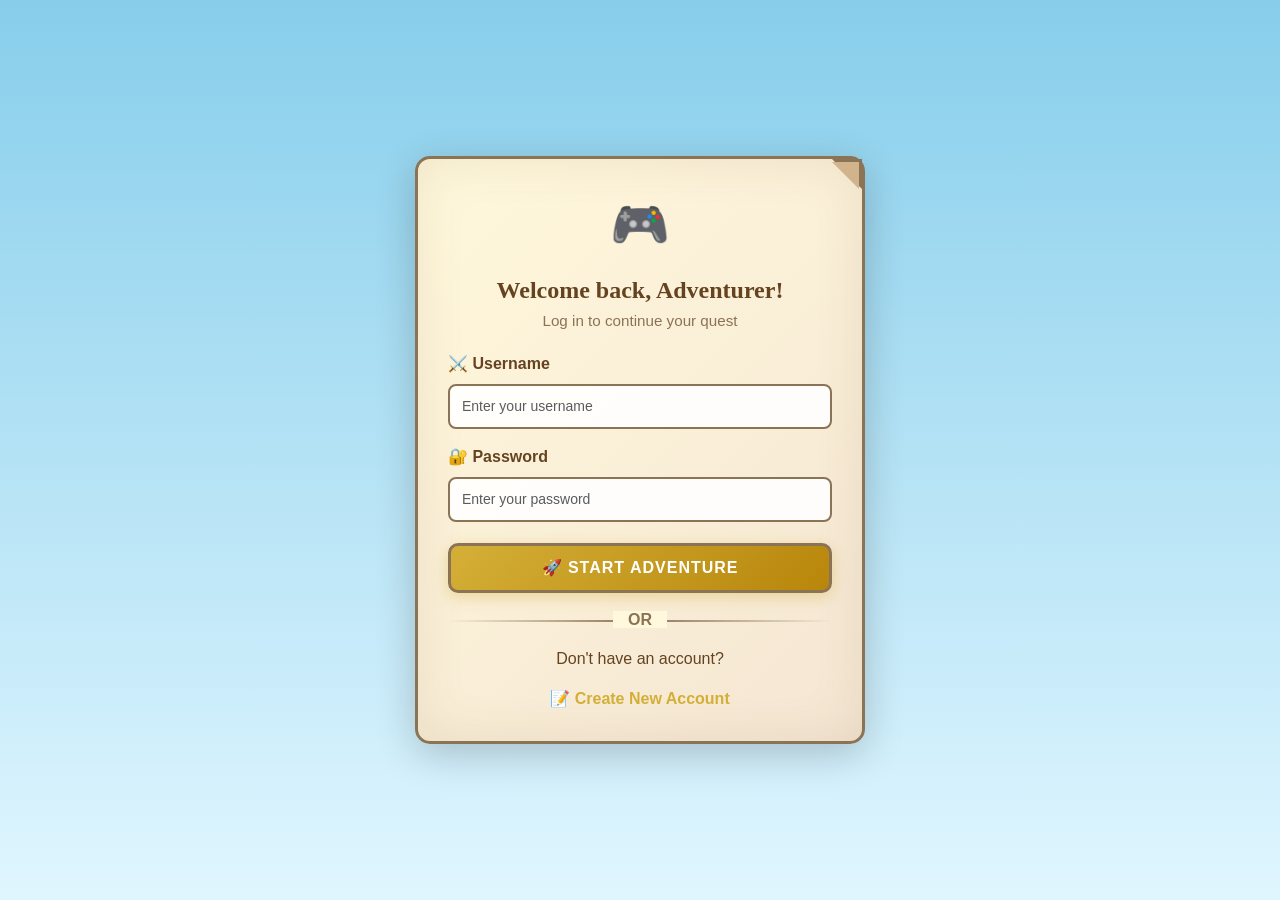
<file: frontend/src/main/resources/static/login.html>
<!DOCTYPE html>
<html lang="en">
<head>
    <meta charset="UTF-8">
    <meta name="viewport" content="width=device-width, initial-scale=1.0">
    <title>Login - English Quiz Adventure</title>
    
    <!-- Bootstrap CSS -->
    <link href="https://cdn.jsdelivr.net/npm/bootstrap@5.3.0/dist/css/bootstrap.min.css" rel="stylesheet">
    
    <style>
        * {
            margin: 0;
            padding: 0;
            box-sizing: border-box;
        }

        body {
            font-family: 'Segoe UI', Tahoma, Geneva, Verdana, sans-serif;
            background: linear-gradient(180deg, #87CEEB 0%, #E0F6FF 100%);
            min-height: 100vh;
            display: flex;
            align-items: center;
            justify-content: center;
            position: relative;
            overflow: hidden;
        }

        /* Animated Clouds */
        .cloud {
            position: absolute;
            background: white;
            border-radius: 100px;
            opacity: 0.8;
            animation: float 20s infinite linear;
        }

        .cloud::before,
        .cloud::after {
            content: '';
            position: absolute;
            background: white;
            border-radius: 100px;
        }

        .cloud1 {
            width: 100px;
            height: 40px;
            top: 10%;
            left: -100px;
            animation-duration: 25s;
        }

        .cloud1::before {
            width: 50px;
            height: 50px;
            top: -25px;
            left: 10px;
        }

        .cloud1::after {
            width: 60px;
            height: 40px;
            top: -15px;
            right: 10px;
        }

        .cloud2 {
            width: 120px;
            height: 50px;
            top: 25%;
            left: -120px;
            animation-duration: 30s;
            animation-delay: 5s;
        }

        .cloud2::before {
            width: 60px;
            height: 60px;
            top: -30px;
            left: 15px;
        }

        .cloud2::after {
            width: 70px;
            height: 50px;
            top: -20px;
            right: 15px;
        }

        .cloud3 {
            width: 80px;
            height: 35px;
            top: 60%;
            left: -80px;
            animation-duration: 22s;
            animation-delay: 10s;
        }

        .cloud3::before {
            width: 45px;
            height: 45px;
            top: -20px;
            left: 8px;
        }

        .cloud3::after {
            width: 50px;
            height: 35px;
            top: -12px;
            right: 8px;
        }

        @keyframes float {
            0% {
                left: -150px;
            }
            100% {
                left: 110%;
            }
        }

        /* Login Card - Parchment Style */
        .login-container {
            position: relative;
            z-index: 10;
            width: 90%;
            max-width: 450px;
        }

        .login-card {
            background: linear-gradient(135deg, #FFF8DC 0%, #F5E6D3 100%);
            border-radius: 15px;
            padding: 30px 30px;
            box-shadow: 
                0 10px 40px rgba(0, 0, 0, 0.2),
                inset 0 0 50px rgba(101, 67, 33, 0.1);
            border: 3px solid #8B7355;
            position: relative;
        }

        /* Paper corners effect */
        .login-card::before {
            content: '';
            position: absolute;
            top: 0;
            right: 0;
            width: 0;
            height: 0;
            border-style: solid;
            border-width: 0 30px 30px 0;
            border-color: transparent #8B7355 transparent transparent;
        }

        .login-card::after {
            content: '';
            position: absolute;
            top: 3px;
            right: 3px;
            width: 0;
            height: 0;
            border-style: solid;
            border-width: 0 27px 27px 0;
            border-color: transparent #D2B48C transparent transparent;
        }

        .login-title {
            font-size: 1.5rem;
            font-weight: bold;
            color: #654321;
            margin-bottom: 5px;
            text-align: center;
            font-family: 'Georgia', serif;
        }

        .login-subtitle {
            color: #8B7355;
            text-align: center;
            margin-bottom: 20px;
            font-size: 0.95rem;
        }

        .form-label {
            color: #654321;
            font-weight: 600;
            margin-bottom: 8px;
        }

        .form-control {
            background: rgba(255, 255, 255, 0.9);
            border: 2px solid #8B7355;
            border-radius: 8px;
            padding: 10px 12px;
            color: #654321;
            font-size: 14px;
            transition: all 0.3s ease;
        }

        .form-control:focus {
            background: white;
            border-color: #D4AF37;
            box-shadow: 0 0 0 0.25rem rgba(212, 175, 55, 0.25);
            outline: none;
        }

        .btn-adventure {
            background: linear-gradient(135deg, #D4AF37 0%, #B8860B 100%);
            border: 3px solid #8B7355;
            color: white;
            padding: 10px;
            font-size: 16px;
            font-weight: bold;
            border-radius: 10px;
            width: 100%;
            margin-top: 5px;
            transition: all 0.3s ease;
            text-transform: uppercase;
            letter-spacing: 1px;
            box-shadow: 0 4px 15px rgba(212, 175, 55, 0.4);
        }

        .btn-adventure:hover {
            background: linear-gradient(135deg, #FFD700 0%, #D4AF37 100%);
            transform: translateY(-2px);
            box-shadow: 0 6px 20px rgba(212, 175, 55, 0.6);
        }

        .btn-adventure:active {
            transform: translateY(0);
        }

        .divider {
            text-align: center;
            margin: 15px 0;
            position: relative;
        }

        .divider::before {
            content: '';
            position: absolute;
            top: 50%;
            left: 0;
            right: 0;
            height: 2px;
            background: linear-gradient(to right, transparent, #8B7355, transparent);
        }

        .divider span {
            background: #FFF8DC;
            padding: 0 15px;
            position: relative;
            color: #8B7355;
            font-weight: 600;
        }

        .signup-link {
            text-align: center;
            margin-top: 10px;
            color: #654321;
        }

        .signup-link a {
            color: #D4AF37;
            text-decoration: none;
            font-weight: bold;
            transition: color 0.3s ease;
        }

        .signup-link a:hover {
            color: #FFD700;
            text-decoration: underline;
        }

        .alert {
            border-radius: 10px;
            border: 2px solid;
            font-weight: 500;
        }

        .alert-danger {
            background: #FFE4E4;
            border-color: #DC3545;
            color: #721C24;
        }

        .alert-success {
            background: #D4EDDA;
            border-color: #28A745;
            color: #155724;
        }

        /* Adventure Icon */
        .adventure-icon {
            text-align: center;
            font-size: 3rem;
            margin-bottom: 15px;
            animation: bounce 2s infinite;
        }

        @keyframes bounce {
            0%, 100% {
                transform: translateY(0);
            }
            50% {
                transform: translateY(-10px);
            }
        }

        /* Responsive */
        @media (max-width: 576px) {
            .login-card {
                padding: 40px 25px;
            }
            
            .login-title {
                font-size: 1.75rem;
            }
        }
    </style>
</head>
<body>
    
    <!-- Animated Clouds -->
    <div class="cloud cloud1"></div>
    <div class="cloud cloud2"></div>
    <div class="cloud cloud3"></div>
    
    <div class="login-container">
        <div class="login-card">
            
            <!-- Adventure Icon -->
            <div class="adventure-icon">🎮</div>
            
            <!-- Title -->
            <h1 class="login-title">Welcome back, Adventurer!</h1>
            <p class="login-subtitle">Log in to continue your quest</p>
            
            <!-- Alert (hidden by default) -->
            <div id="alertBox" class="alert alert-danger d-none" role="alert">
                Invalid credentials
            </div>
            
            <!-- Login Form -->
            <form id="loginForm">
                <div class="mb-3">
                    <label for="username" class="form-label">⚔️ Username</label>
                    <input type="text" class="form-control" id="username" 
                           placeholder="Enter your username" required>
                </div>
                
                <div class="mb-3">
                    <label for="password" class="form-label">🔐 Password</label>
                    <input type="password" class="form-control" id="password" 
                           placeholder="Enter your password" required>
                </div>
                
                <button type="submit" class="btn-adventure">
                    🚀 Start Adventure
                </button>
            </form>
            
            <!-- Divider -->
            <div class="divider">
                <span>OR</span>
            </div>
            
            <!-- Sign Up Link -->
            <div class="signup-link">
                <p>Don't have an account?</p>
                <a href="register.html">📝 Create New Account</a>
            </div>
            
        </div>
    </div>
    
    <!-- Bootstrap JS -->
   <script src="https://cdn.jsdelivr.net/npm/bootstrap@5.3.0/dist/js/bootstrap.bundle.min.js"></script>

<script src="js/app.js"></script>

<script>
    // Login Form Handler
    document.getElementById('loginForm').addEventListener('submit', async (e) => {
            e.preventDefault();
            
            const username = document.getElementById('username').value;
            const password = document.getElementById('password').value;
            const alertBox = document.getElementById('alertBox');

        try {
            const data = await loginUser(username, password);

            if (data.success) {
                // Save user data (ใช้ฟังก์ชันจาก app.js)
                saveUser(data.user);

                // Show success and redirect
                alertBox.className = 'alert alert-success';
                alertBox.innerHTML = '✅ Login successful! Starting your adventure...';
            } else {
                // Show error
                alertBox.className = 'alert alert-danger';
                alertBox.innerHTML = '❌ ' + data.message;
                alertBox.classList.remove('d-none');
            }
        } catch (error) {
            console.error('Error:', error);
            alertBox.className = 'alert alert-danger';
            alertBox.innerHTML = '⚠️ Connection error. Backend might not be running.';
            alertBox.classList.remove('d-none');
        }
    });
</script>
    
</body>
</html>
</file>
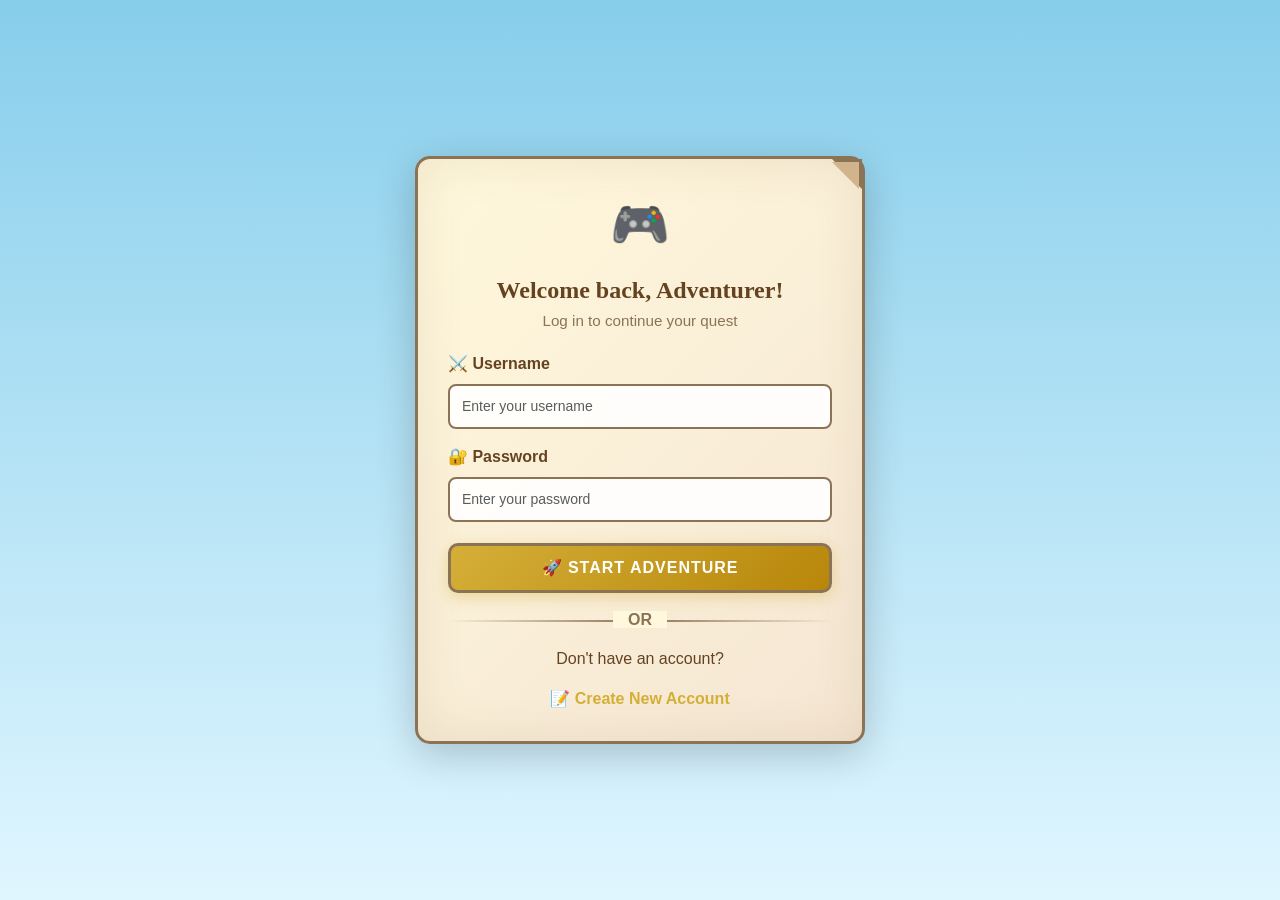
<file: frontend/src/main/resources/static/quiz.html>
<!DOCTYPE html>
<html lang="en">
<head>
    <meta charset="UTF-8">
    <meta name="viewport" content="width=device-width, initial-scale=1.0">
    <title>Quiz - English Quiz Adventure</title>
    
    <!-- Bootstrap CSS -->
    <link href="https://cdn.jsdelivr.net/npm/bootstrap@5.3.0/dist/css/bootstrap.min.css" rel="stylesheet">
    
    <!-- Custom CSS -->
    <link rel="stylesheet" href="css/style.css">
</head>
<body class="bg-light">
    
    <!-- Navigation Bar -->
    <nav class="navbar navbar-expand-lg navbar-dark bg-dark">
        <div class="container">
            <a class="navbar-brand" href="index.html">🎮 Quiz Adventure</a>
        </div>
    </nav>
    
    <div class="container mt-5">
        
        <!-- Quiz Container -->
        <div class="row justify-content-center">
            <div class="col-lg-8">
                
                <!-- Progress Bar -->
                <div class="card shadow-lg mb-4">
                    <div class="card-body">
                        <div class="d-flex justify-content-between mb-2">
                            <span>Question <span id="currentQuestion">1</span> of <span id="totalQuestions">10</span></span>
                            <span>Score: <span id="currentScore">0</span></span>
                        </div>
                        <div class="progress" style="height: 10px;">
                            <div class="progress-bar" id="progressBar" role="progressbar" style="width: 0%"></div>
                        </div>
                    </div>
                </div>
                
                <!-- Question Card -->
                <div class="card shadow-lg question-card" id="questionCard">
                    <div class="card-body p-5">
                        
                        <!-- Question Text -->
                        <h3 class="mb-4" id="questionText">Loading question...</h3>
                        
                        <!-- Answer Options -->
                        <div id="optionsContainer">
                            <!-- Options will be loaded here -->
                        </div>
                        
                        <!-- Feedback Message -->
                        <div id="feedbackBox" class="alert d-none mt-4" role="alert"></div>
                        
                        <!-- Next Button -->
                        <button id="nextBtn" class="btn btn-primary w-100 mt-3 d-none">
                            Next Question →
                        </button>
                        
                    </div>
                </div>
                
                <!-- Results Card (hidden initially) -->
                <div class="card shadow-lg d-none" id="resultsCard">
                    <div class="card-body p-5 text-center">
                        <h1 class="display-1">🎉</h1>
                        <h2 class="mb-4">Quiz Complete!</h2>
                        
                        <div class="row">
                            <div class="col-md-6">
                                <h3 class="text-primary" id="finalScore">0</h3>
                                <p class="text-muted">Final Score</p>
                            </div>
                            <div class="col-md-6">
                                <h3 class="text-success" id="correctAnswers">0</h3>
                                <p class="text-muted">Correct Answers</p>
                            </div>
                        </div>
                        
                        <div class="mt-4">
                            <a href="index.html" class="btn btn-primary me-2">Back to Dashboard</a>
                            <a href="leaderboard.html" class="btn btn-outline-secondary">View Leaderboard</a>
                        </div>
                    </div>
                </div>
                
            </div>
        </div>
        
    </div>
    
    <!-- Bootstrap JS -->
    <script src="https://cdn.jsdelivr.net/npm/bootstrap@5.3.0/dist/js/bootstrap.bundle.min.js"></script>

<script src="js/app.js"></script>

<script>
        // Check if user is logged in
        const user = JSON.parse(localStorage.getItem('user'));
        if (!user) {
            window.location.href = 'login.html';
        }
        
        // Get quest ID from URL
        const urlParams = new URLSearchParams(window.location.search);
        const questId = urlParams.get('questId');
        
        if (!questId) {
            alert('No quest selected!');
            window.location.href = 'index.html';
        }
        
        // Quiz state
        let questions = [];
        let currentQuestionIndex = 0;
        let score = 0;
        let correctCount = 0;
        
        // Load quiz questions
        async function loadQuiz() {
            try {
                // Get quizzes for this quest
                const quizzes = await getQuizzesByQuest(questId);
                
                if (quizzes.length === 0) {
                    alert('No quizzes available for this quest!');
                    window.location.href = 'index.html';
                    return;
                }
                
                // Get first quiz
                const quizId = quizzes[0].id;
                
                // Get questions for this quiz
                const allQuestions = await getQuestions();
                
                // Filter questions for this quiz
                questions = allQuestions.filter(q => q.quiz && q.quiz.id === quizId);
                
                if (questions.length === 0) {
                    alert('No questions available!');
                    window.location.href = 'index.html';
                    return;
                }
                
                document.getElementById('totalQuestions').textContent = questions.length;
                displayQuestion();
                
            } catch (error) {
                console.error('Error loading quiz:', error);
                alert('Failed to load quiz. Make sure backend is running.');
                window.location.href = 'index.html';
            }
        }
        
        // Display current question
        function displayQuestion() {
            if (currentQuestionIndex >= questions.length) {
                showResults();
                return;
            }
            
            const question = questions[currentQuestionIndex];
            
            // Update progress
            document.getElementById('currentQuestion').textContent = currentQuestionIndex + 1;
            const progress = ((currentQuestionIndex + 1) / questions.length) * 100;
            document.getElementById('progressBar').style.width = progress + '%';
            
            // Display question
            document.getElementById('questionText').textContent = question.questionText || question.text;
            
            // Create answer options (A, B, C, D)
            const options = ['A', 'B', 'C', 'D'];
            const optionsContainer = document.getElementById('optionsContainer');
            optionsContainer.innerHTML = '';
            
            options.forEach(option => {
                const optionKey = `option${option}`;
                if (question[optionKey]) {
                    const button = document.createElement('button');
                    button.className = 'option-btn';
                    button.innerHTML = `<strong>${option}.</strong> ${question[optionKey]}`;
                    button.onclick = () => checkAnswer(option, question.correctAnswer);
                    optionsContainer.appendChild(button);
                }
            });
            
            // Hide feedback and next button
            document.getElementById('feedbackBox').classList.add('d-none');
            document.getElementById('nextBtn').classList.add('d-none');
        }
        
        // Check answer
        function checkAnswer(selectedOption, correctAnswer) {
            const feedbackBox = document.getElementById('feedbackBox');
            const optionButtons = document.querySelectorAll('.option-btn');
            
            // Disable all buttons
            optionButtons.forEach(btn => btn.disabled = true);
            
            // Check if correct
            const isCorrect = selectedOption === correctAnswer.toUpperCase() || 
                              questions[currentQuestionIndex][`option${selectedOption}`] === correctAnswer;
            
            if (isCorrect) {
                score += 10;
                correctCount++;
                feedbackBox.className = 'alert alert-success mt-4';
                feedbackBox.innerHTML = '<strong>✓ Correct!</strong> Well done!';
                
                // Highlight correct answer
                optionButtons.forEach(btn => {
                    if (btn.innerHTML.includes(`<strong>${selectedOption}</strong>`)) {
                        btn.classList.add('correct');
                    }
                });
            } else {
                feedbackBox.className = 'alert alert-danger mt-4';
                feedbackBox.innerHTML = `<strong>✗ Incorrect!</strong> The correct answer was <strong>${correctAnswer}</strong>`;
                
                // Highlight wrong answer
                optionButtons.forEach(btn => {
                    if (btn.innerHTML.includes(`<strong>${selectedOption}</strong>`)) {
                        btn.classList.add('incorrect');
                    }
                    if (btn.innerHTML.includes(`<strong>${correctAnswer}</strong>`)) {
                        btn.classList.add('correct');
                    }
                });
            }
            
            // Update score display
            document.getElementById('currentScore').textContent = score;
            
            // Show feedback and next button
            feedbackBox.classList.remove('d-none');
            document.getElementById('nextBtn').classList.remove('d-none');
        }
        
        // Next question handler
        document.getElementById('nextBtn').addEventListener('click', () => {
            currentQuestionIndex++;
            displayQuestion();
        });
        
        // Show results
        function showResults() {
            document.getElementById('questionCard').classList.add('d-none');
            document.getElementById('resultsCard').classList.remove('d-none');
            
            document.getElementById('finalScore').textContent = score;
            document.getElementById('correctAnswers').textContent = `${correctCount} / ${questions.length}`;
            
            // TODO: Save score to backend
            // This would call your backend API to save the quiz attempt
        }
        
        // Load quiz when page loads
        loadQuiz();
    </script>
    
</body>
</html>
</file>
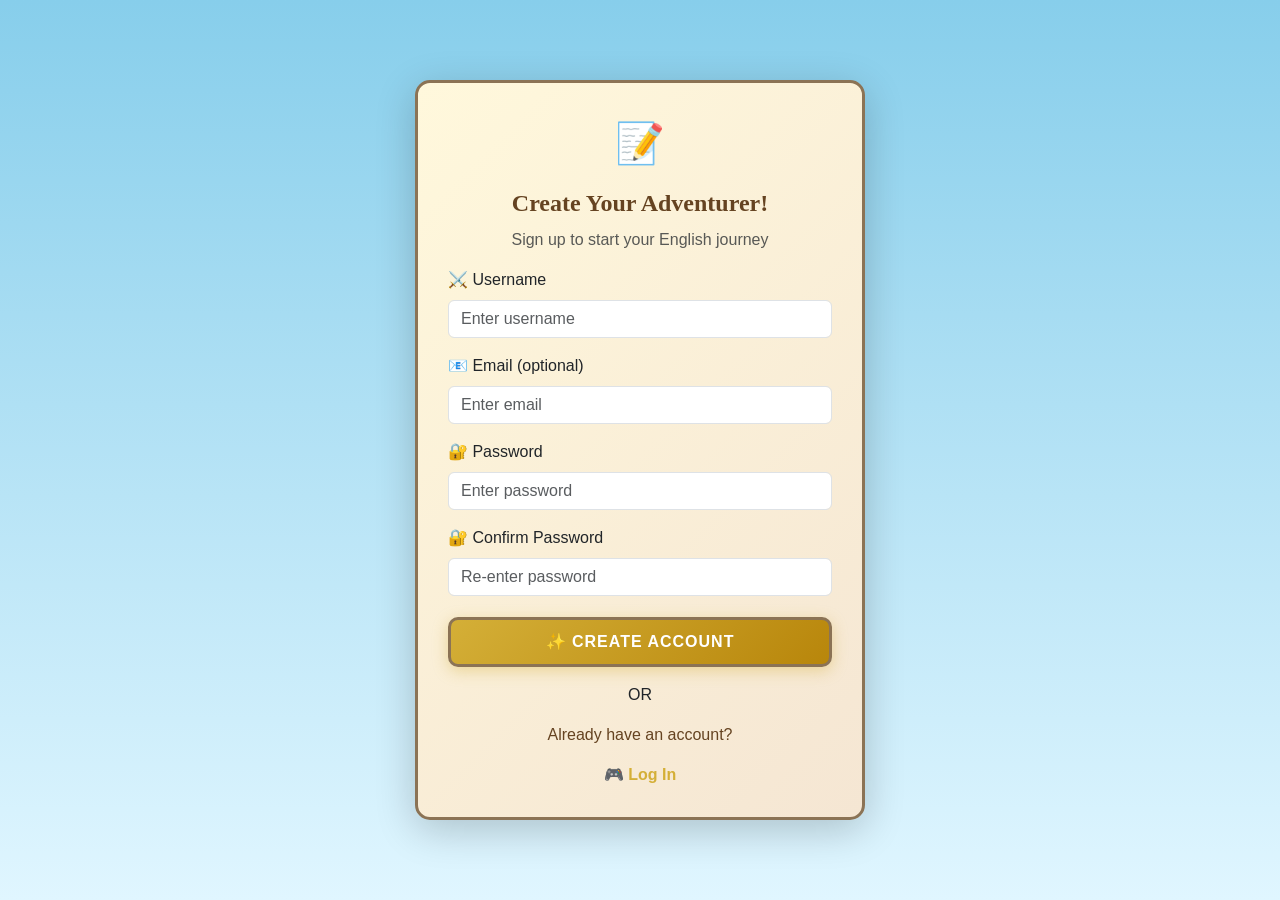
<file: final-project/englishquiz/src/main/resources/static/register.html>
<!DOCTYPE html>
<html lang="en">
<head>
  <meta charset="UTF-8">
  <meta name="viewport" content="width=device-width, initial-scale=1.0">
  <title>Register - English Quiz Adventure</title>

  <!-- Bootstrap CSS -->
  <link href="https://cdn.jsdelivr.net/npm/bootstrap@5.3.0/dist/css/bootstrap.min.css" rel="stylesheet">

  <style>
    /* ——— SAME STYLES AS LOGIN (copy-paste your login styles) ——— */
    body {
      font-family: 'Segoe UI', Tahoma, Geneva, Verdana, sans-serif;
      background: linear-gradient(180deg, #87CEEB 0%, #E0F6FF 100%);
      min-height: 100vh;
      display: flex;
      align-items: center;
      justify-content: center;
      position: relative;
      overflow: hidden;
    }

    .cloud {
      position: absolute;
      background: white;
      border-radius: 100px;
      opacity: 0.8;
      animation: float 20s infinite linear;
    }

    @keyframes float {
      0% { left: -150px; }
      100% { left: 110%; }
    }

    .login-container {
      position: relative;
      z-index: 10;
      width: 90%;
      max-width: 450px;
    }

    .login-card {
      background: linear-gradient(135deg, #FFF8DC 0%, #F5E6D3 100%);
      border-radius: 15px;
      padding: 30px 30px;
      border: 3px solid #8B7355;
      box-shadow: 0 10px 40px rgba(0, 0, 0, 0.2);
      position: relative;
    }

    .login-title {
      font-size: 1.5rem;
      font-weight: bold;
      color: #654321;
      text-align: center;
      margin-bottom: 10px;
      font-family: 'Georgia', serif;
    }

    .btn-adventure {
      background: linear-gradient(135deg, #D4AF37 0%, #B8860B 100%);
      border: 3px solid #8B7355;
      color: white;
      padding: 10px;
      font-size: 16px;
      font-weight: bold;
      border-radius: 10px;
      width: 100%;
      margin-top: 5px;
      transition: all 0.3s ease;
      text-transform: uppercase;
      letter-spacing: 1px;
      box-shadow: 0 4px 15px rgba(212, 175, 55, 0.4);
    }

    .btn-adventure:hover {
      background: linear-gradient(135deg, #FFD700 0%, #D4AF37 100%);
      transform: translateY(-2px);
    }

    .signup-link {
      text-align: center;
      margin-top: 10px;
      color: #654321;
    }

    .signup-link a {
      color: #D4AF37;
      text-decoration: none;
      font-weight: bold;
    }

    .signup-link a:hover {
      color: #FFD700;
      text-decoration: underline;
    }

    .alert {
      border-radius: 10px;
      border: 2px solid;
      font-weight: 500;
    }

    .alert-danger {
      background: #FFE4E4;
      border-color: #DC3545;
      color: #721C24;
    }

    .alert-success {
      background: #D4EDDA;
      border-color: #28A745;
      color: #155724;
    }
  </style>
</head>

<body>
  <!-- Animated clouds (same as login) -->
  <div class="cloud" style="width:100px; height:40px; top:10%; left:-100px; animation-duration:25s;"></div>
  <div class="cloud" style="width:120px; height:50px; top:25%; left:-120px; animation-duration:30s; animation-delay:5s;"></div>
  <div class="cloud" style="width:80px; height:35px; top:60%; left:-80px; animation-duration:22s; animation-delay:10s;"></div>

  <div class="login-container">
    <div class="login-card">
      <div class="text-center fs-1 mb-3">📝</div>
      <h1 class="login-title">Create Your Adventurer!</h1>
      <p class="text-center text-muted mb-3">Sign up to start your English journey</p>

      <!-- Alert box -->
      <div id="alertBox" class="alert d-none"></div>

      <form id="registerForm">
        <div class="mb-3">
          <label class="form-label">⚔️ Username</label>
          <input type="text" id="username" class="form-control" placeholder="Enter username" required>
        </div>

        <div class="mb-3">
          <label class="form-label">📧 Email (optional)</label>
          <input type="email" id="email" class="form-control" placeholder="Enter email">
        </div>

        <div class="mb-3">
          <label class="form-label">🔐 Password</label>
          <input type="password" id="password" class="form-control" placeholder="Enter password" required>
        </div>

        <div class="mb-3">
          <label class="form-label">🔐 Confirm Password</label>
          <input type="password" id="confirmPassword" class="form-control" placeholder="Re-enter password" required>
        </div>

        <button type="submit" class="btn-adventure">✨ Create Account</button>
      </form>

      <div class="divider text-center my-3">
        <span>OR</span>
      </div>

      <div class="signup-link">
        <p>Already have an account?</p>
        <a href="login.html">🎮 Log In</a>
      </div>
    </div>
  </div>

  <script src="https://cdn.jsdelivr.net/npm/bootstrap@5.3.0/dist/js/bootstrap.bundle.min.js"></script>

  <script>
    document.addEventListener('DOMContentLoaded', () => {
      const form = document.getElementById('registerForm');
      const alertBox = document.getElementById('alertBox');

      form.addEventListener('submit', async (e) => {
        e.preventDefault();

        const username = document.getElementById('username').value.trim();
        const email = document.getElementById('email').value.trim();
        const password = document.getElementById('password').value.trim();
        const confirmPassword = document.getElementById('confirmPassword').value.trim();

        if (!username || !password) {
          showAlert('⚠️ Please fill in username and password', 'danger');
          return;
        }
        if (password !== confirmPassword) {
          showAlert('❌ Passwords do not match', 'danger');
          return;
        }

        try {
          const response = await fetch('http://localhost:8080/auth/register', {
            method: 'POST',
            headers: { 'Content-Type': 'application/json' },
            body: JSON.stringify({ username, email, password })
          });

          const data = await response.json();
          console.log('Register response:', data);

          if (data.success) {
            showAlert('✅ Account created successfully! Redirecting...', 'success');
            setTimeout(() => window.location.href = 'login.html', 1500);
          } else {
            showAlert('❌ ' + (data.message || 'Registration failed'), 'danger');
          }
        } catch (error) {
          console.error('Error:', error);
          showAlert('⚠️ Connection error. Check backend server.', 'danger');
        }
      });

      function showAlert(message, type) {
        alertBox.className = `alert alert-${type}`;
        alertBox.textContent = message;
        alertBox.classList.remove('d-none');
      }
    });
  </script>
</body>
</html>
</file>
<file: frontend/css/style.css>
/* Custom Styles for English Quiz Adventure */

body {
    font-family: 'Segoe UI', Tahoma, Geneva, Verdana, sans-serif;
    background: linear-gradient(135deg, #667eea 0%, #764ba2 100%);
    min-height: 100vh;
}

.card {
    border: none;
    border-radius: 15px;
    transition: transform 0.3s ease;
}

.card:hover {
    transform: translateY(-5px);
}

.btn-primary {
    background: linear-gradient(135deg, #667eea 0%, #764ba2 100%);
    border: none;
    padding: 12px;
    font-weight: 600;
    transition: all 0.3s ease;
}

.btn-primary:hover {
    transform: scale(1.05);
    box-shadow: 0 5px 15px rgba(102, 126, 234, 0.4);
}

.btn-outline-secondary {
    border: 2px solid #6c757d;
    font-weight: 600;
    transition: all 0.3s ease;
}

.btn-outline-secondary:hover {
    transform: scale(1.05);
}

/* Quiz Game Styles */
.question-card {
    background: white;
    border-radius: 15px;
    padding: 30px;
    margin-bottom: 20px;
    box-shadow: 0 5px 15px rgba(0,0,0,0.1);
}

.option-btn {
    width: 100%;
    text-align: left;
    padding: 15px;
    margin: 10px 0;
    border: 2px solid #e0e0e0;
    border-radius: 10px;
    background: white;
    transition: all 0.3s ease;
    font-size: 16px;
}

.option-btn:hover {
    border-color: #667eea;
    transform: translateX(10px);
}

.option-btn.correct {
    background: #d4edda;
    border-color: #28a745;
}

.option-btn.incorrect {
    background: #f8d7da;
    border-color: #dc3545;
}

/* Leaderboard Styles */
.leaderboard-table {
    background: white;
    border-radius: 15px;
    overflow: hidden;
    box-shadow: 0 5px 15px rgba(0,0,0,0.1);
}

.rank-badge {
    display: inline-block;
    width: 40px;
    height: 40px;
    border-radius: 50%;
    text-align: center;
    line-height: 40px;
    font-weight: bold;
    color: white;
}

.rank-1 { background: linear-gradient(135deg, #FFD700, #FFA500); }
.rank-2 { background: linear-gradient(135deg, #C0C0C0, #808080); }
.rank-3 { background: linear-gradient(135deg, #CD7F32, #8B4513); }
.rank-other { background: linear-gradient(135deg, #667eea, #764ba2); }
</file>
<file: frontend/src/main/resources/static/css/style.css>
/* Custom Styles for English Quiz Adventure */

body {
    font-family: 'Segoe UI', Tahoma, Geneva, Verdana, sans-serif;
    background: linear-gradient(135deg, #667eea 0%, #764ba2 100%);
    min-height: 100vh;
}

.card {
    border: none;
    border-radius: 15px;
    transition: transform 0.3s ease;
}

.card:hover {
    transform: translateY(-5px);
}

.btn-primary {
    background: linear-gradient(135deg, #667eea 0%, #764ba2 100%);
    border: none;
    padding: 12px;
    font-weight: 600;
    transition: all 0.3s ease;
}

.btn-primary:hover {
    transform: scale(1.05);
    box-shadow: 0 5px 15px rgba(102, 126, 234, 0.4);
}

.btn-outline-secondary {
    border: 2px solid #6c757d;
    font-weight: 600;
    transition: all 0.3s ease;
}

.btn-outline-secondary:hover {
    transform: scale(1.05);
}

/* Quiz Game Styles */
.question-card {
    background: white;
    border-radius: 15px;
    padding: 30px;
    margin-bottom: 20px;
    box-shadow: 0 5px 15px rgba(0,0,0,0.1);
}

.option-btn {
    width: 100%;
    text-align: left;
    padding: 15px;
    margin: 10px 0;
    border: 2px solid #e0e0e0;
    border-radius: 10px;
    background: white;
    transition: all 0.3s ease;
    font-size: 16px;
}

.option-btn:hover {
    border-color: #667eea;
    transform: translateX(10px);
}

.option-btn.correct {
    background: #d4edda;
    border-color: #28a745;
}

.option-btn.incorrect {
    background: #f8d7da;
    border-color: #dc3545;
}

/* Leaderboard Styles */
.leaderboard-table {
    background: white;
    border-radius: 15px;
    overflow: hidden;
    box-shadow: 0 5px 15px rgba(0,0,0,0.1);
}

.rank-badge {
    display: inline-block;
    width: 40px;
    height: 40px;
    border-radius: 50%;
    text-align: center;
    line-height: 40px;
    font-weight: bold;
    color: white;
}

.rank-1 { background: linear-gradient(135deg, #FFD700, #FFA500); }
.rank-2 { background: linear-gradient(135deg, #C0C0C0, #808080); }
.rank-3 { background: linear-gradient(135deg, #CD7F32, #8B4513); }
.rank-other { background: linear-gradient(135deg, #667eea, #764ba2); }
</file>
